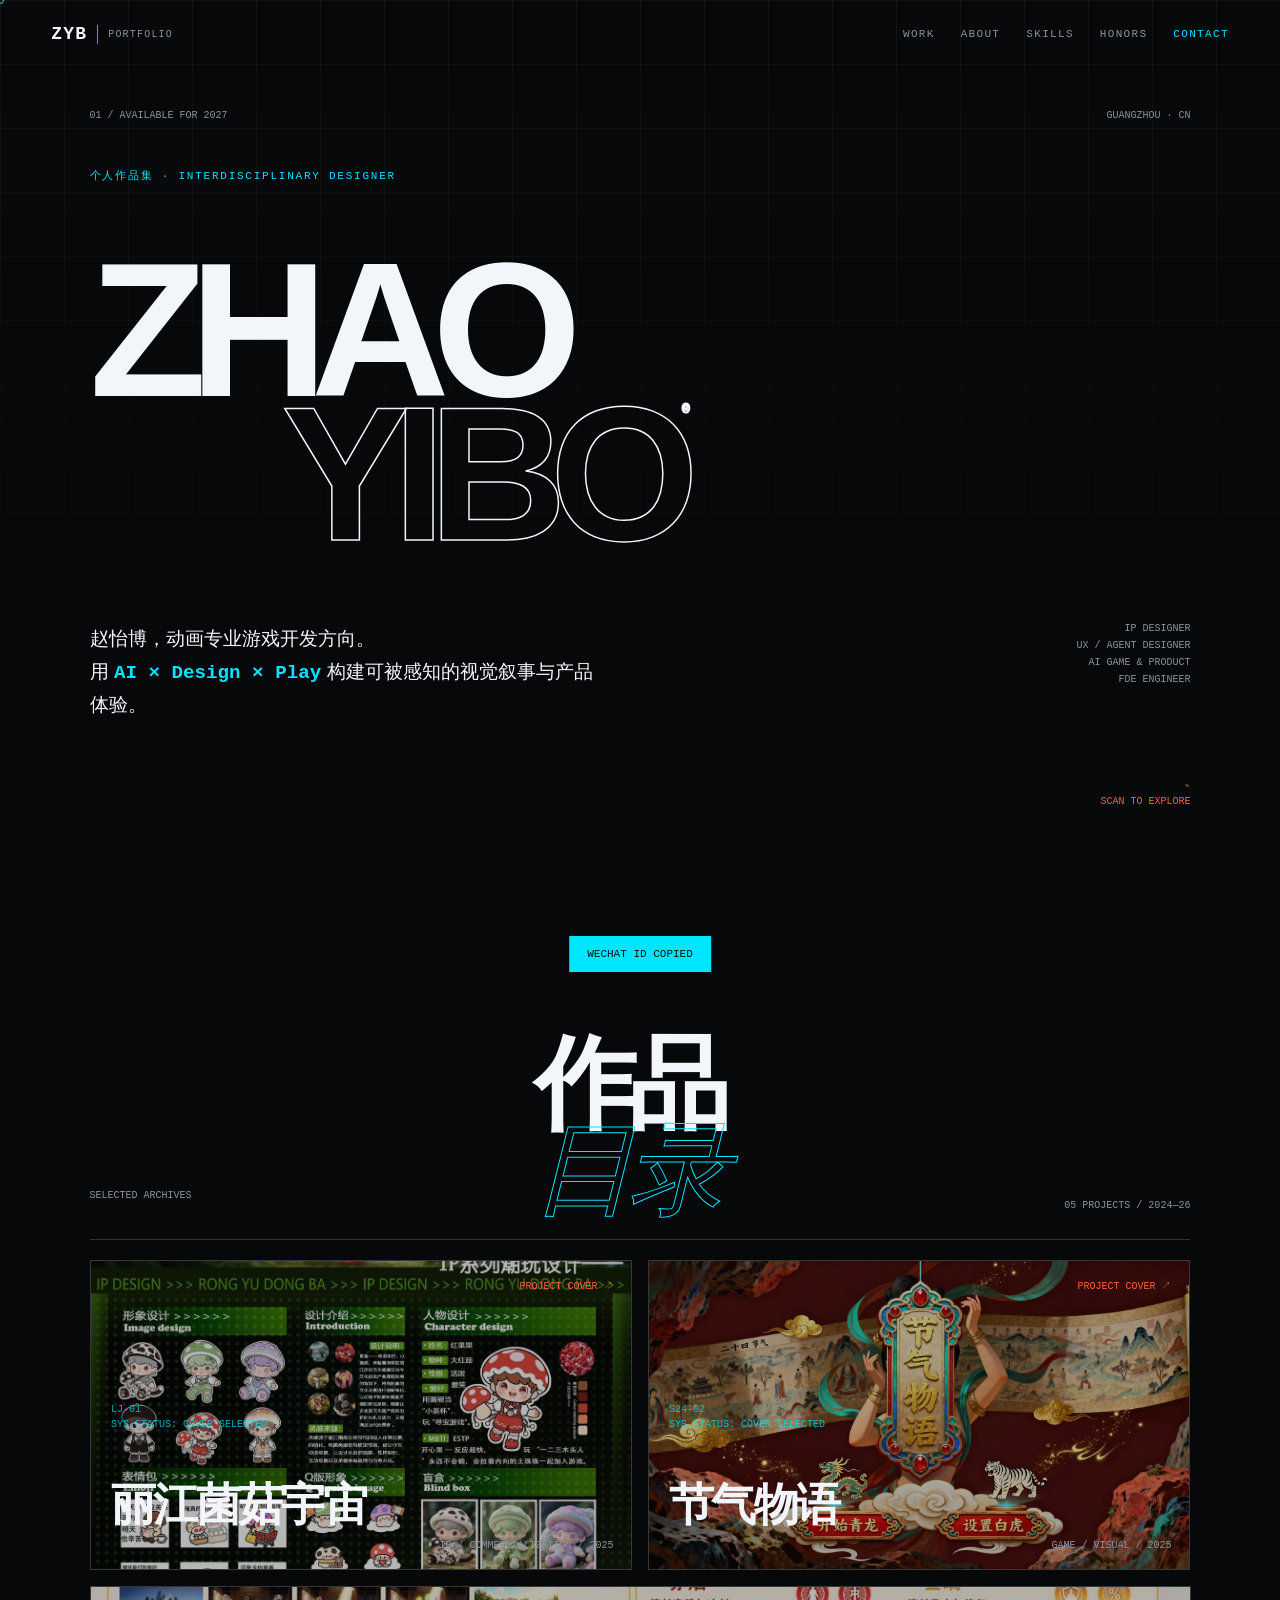
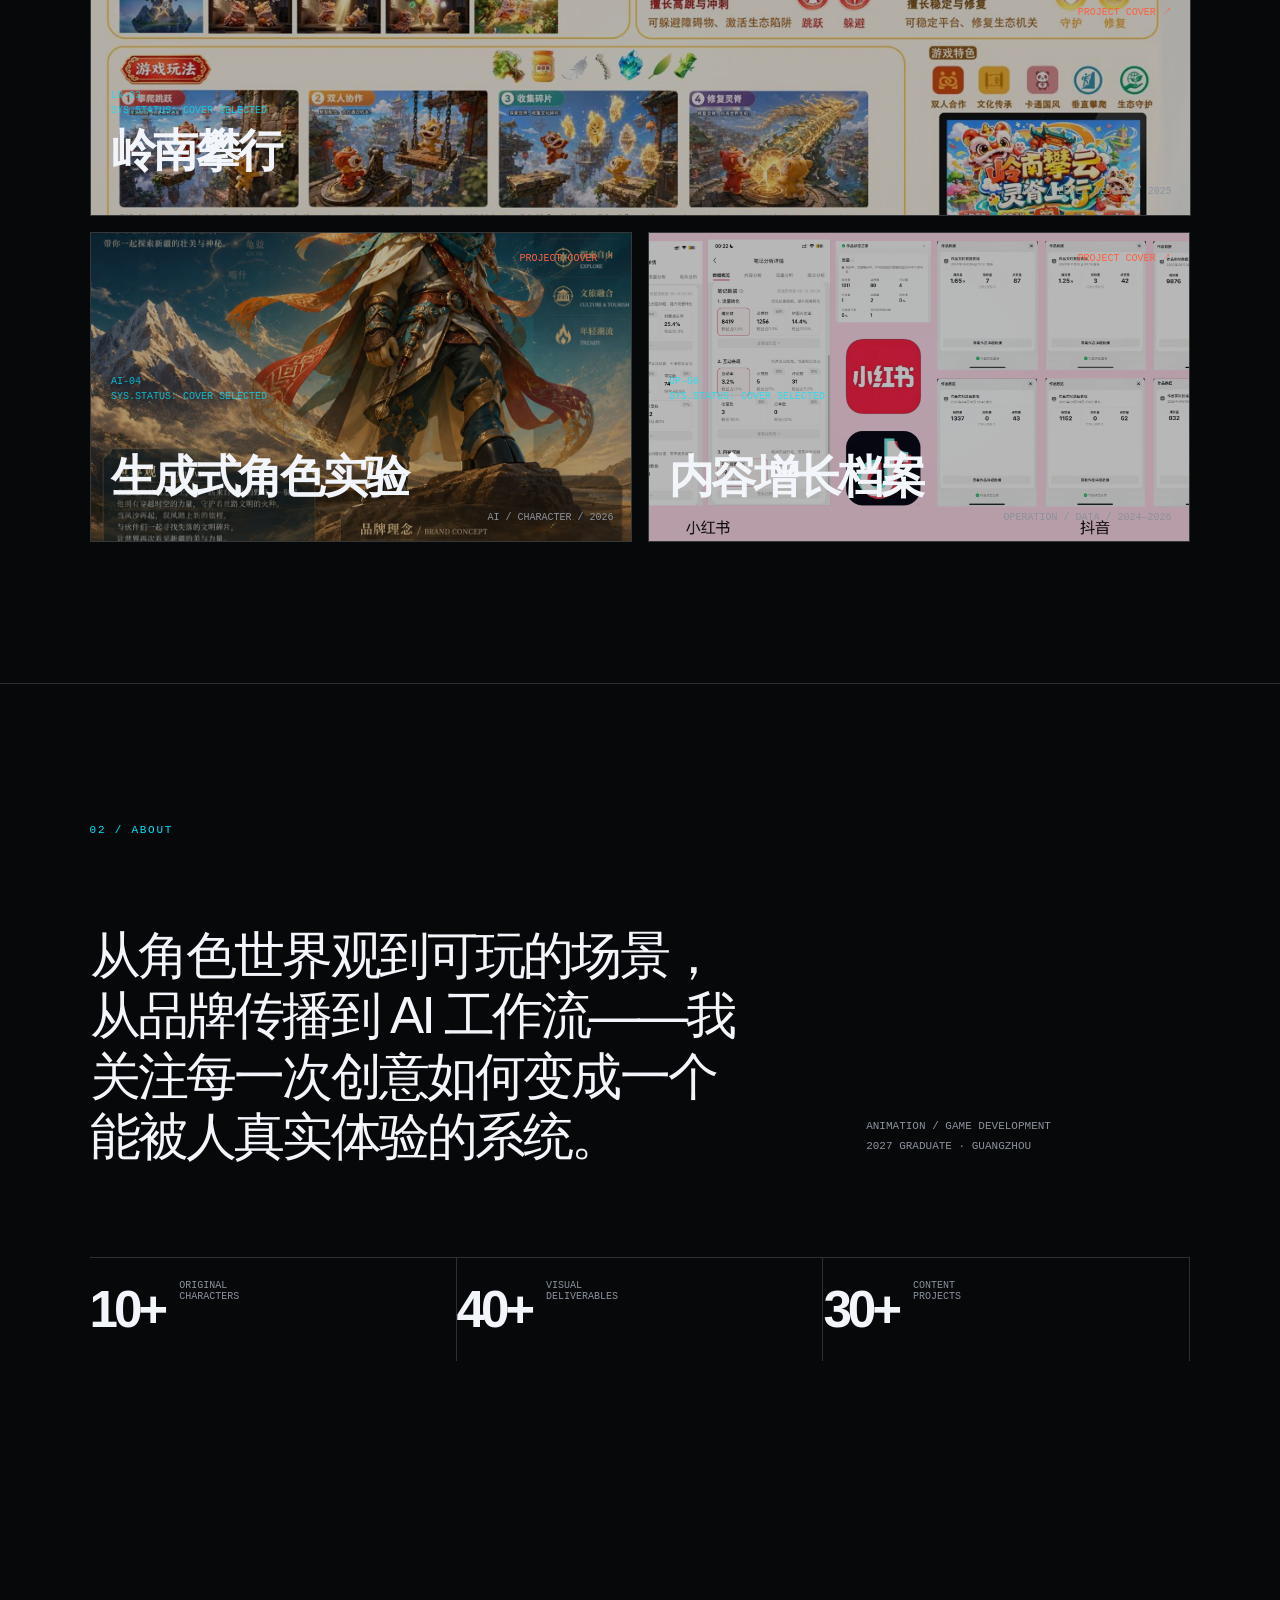
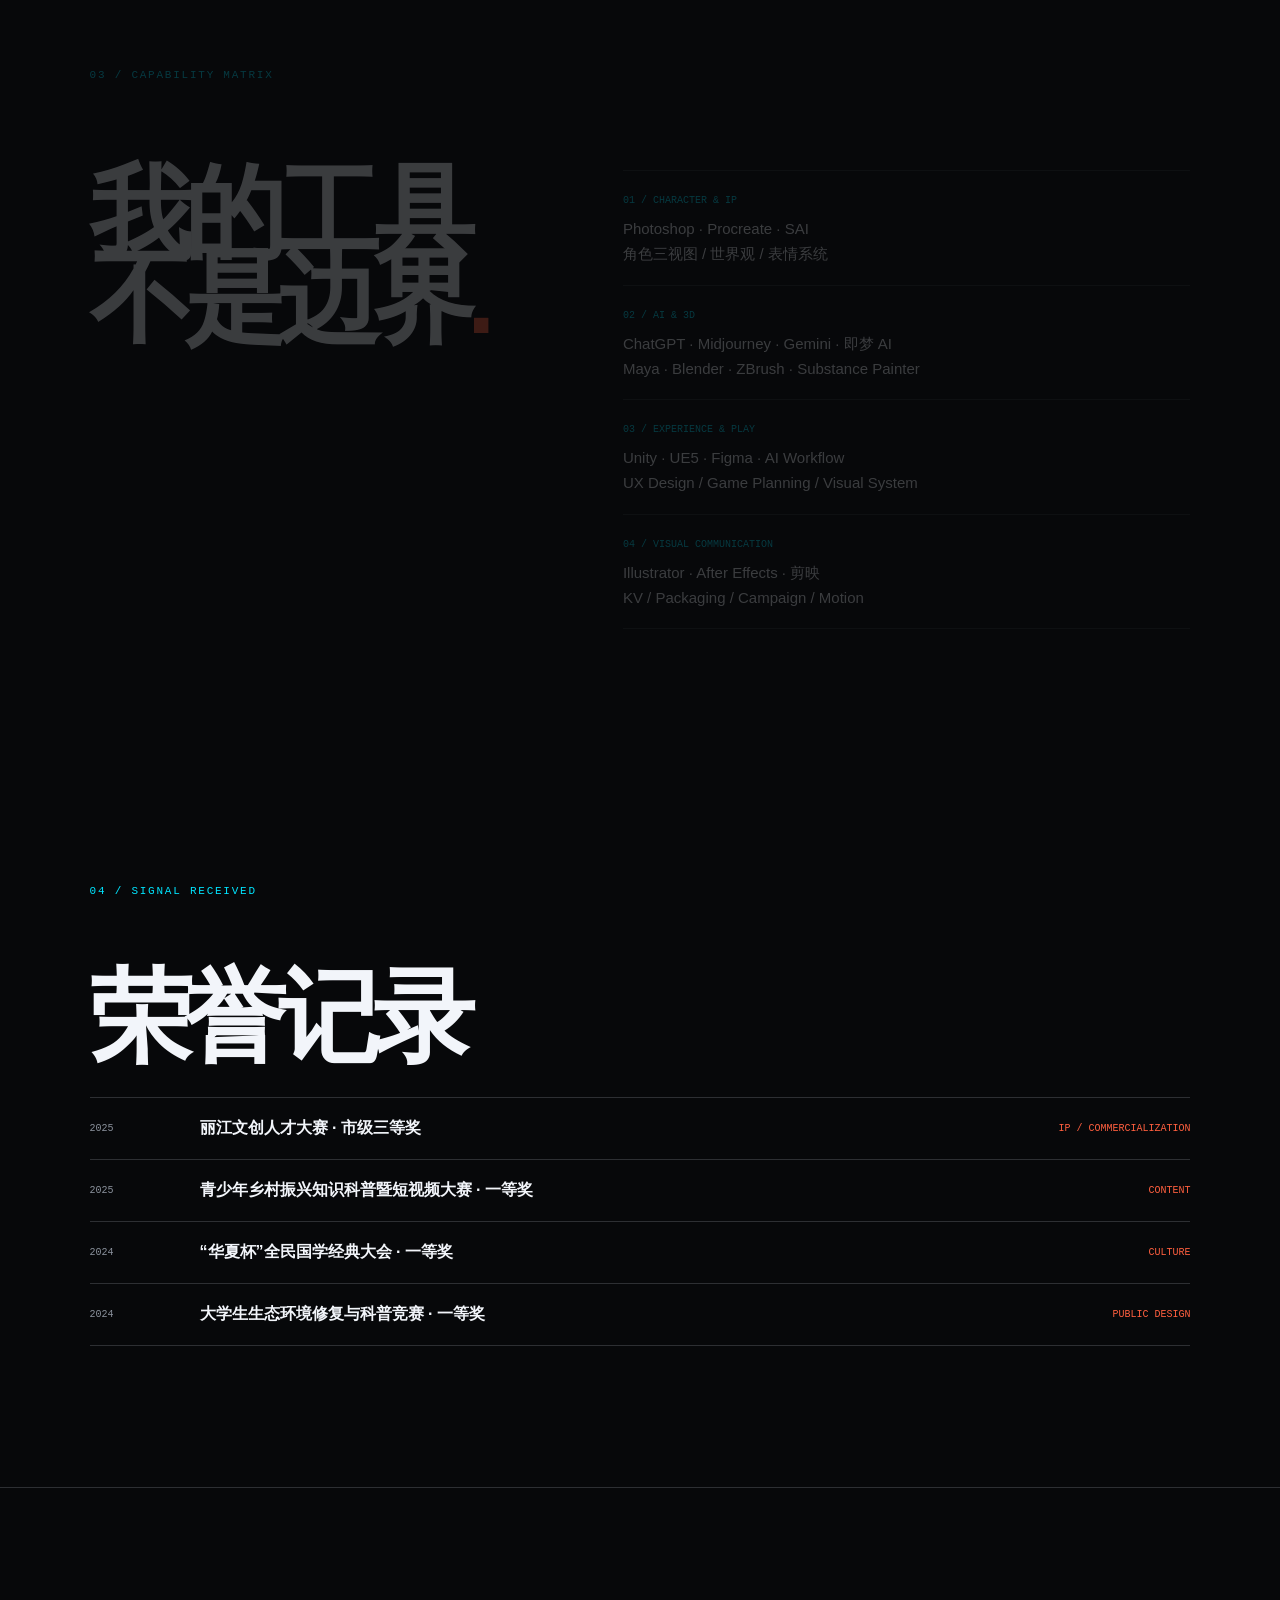
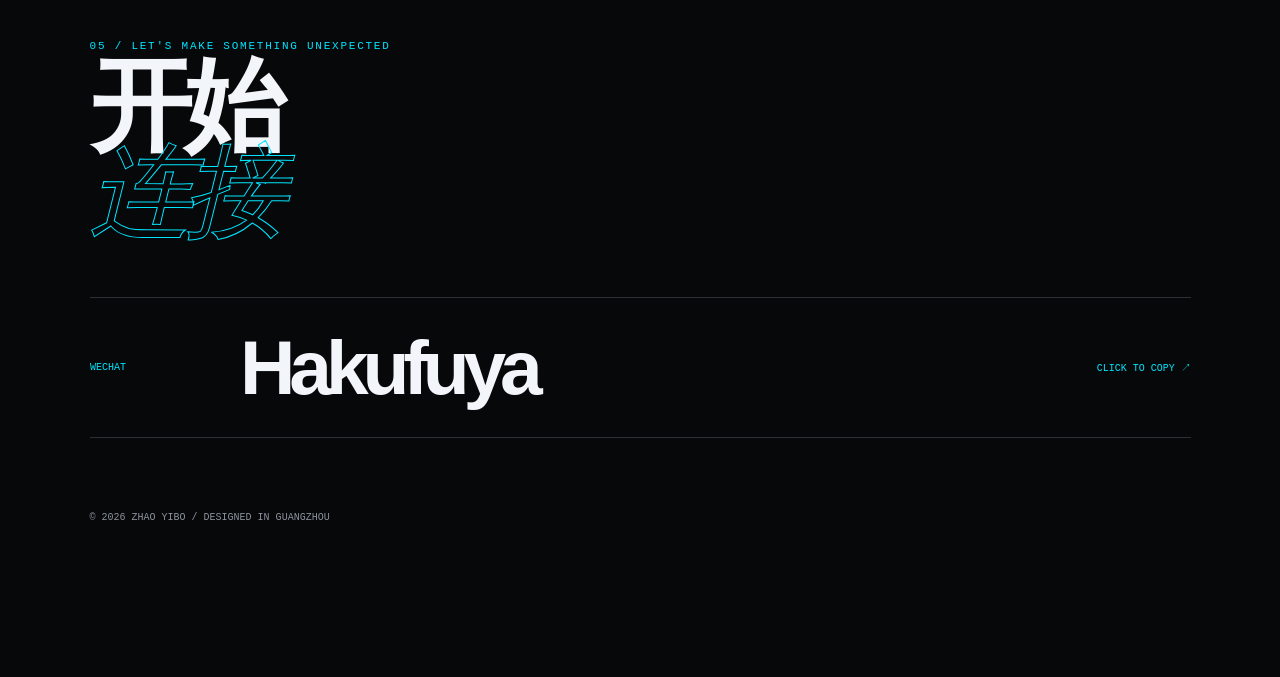
<file: index.html>
<!doctype html>
<html lang="zh-CN">
<head>
  <meta charset="UTF-8" />
  <meta name="viewport" content="width=device-width, initial-scale=1.0" />
  <meta name="theme-color" content="#07080a" />
  <meta name="portfolio-version" content="20260922-content-growth" />
  <title>赵怡博 — Interdisciplinary Designer</title>
  <meta name="description" content="赵怡博的 IP、UX、AI、游戏与视觉设计作品集。" />
  <link rel="icon" type="image/svg+xml" href="data:image/svg+xml,%3Csvg xmlns='http://www.w3.org/2000/svg' viewBox='0 0 64 64'%3E%3Crect width='64' height='64' fill='%2307080a'/%3E%3Cpath d='M14 14h36v36H14z' fill='none' stroke='%2300e5ff' stroke-width='3'/%3E%3Cpath d='M22 22h20v20H22z' fill='none' stroke='%23ff5c35' stroke-width='3'/%3E%3Ccircle cx='32' cy='32' r='4' fill='%23f5f7ff'/%3E%3C/svg%3E" />
  <link rel="stylesheet" href="style.css?v=20260922-content-growth" />
</head>
<body>
  <canvas id="particles" aria-hidden="true"></canvas>
  <div class="cursor-dot" aria-hidden="true"></div>
  <div class="page-grid" aria-hidden="true"></div>
  <header class="nav-shell">
    <a class="brand" href="#top" aria-label="返回顶部"><span>ZYB</span><i></i><em>PORTFOLIO</em></a>
    <button class="menu-toggle" aria-label="打开导航" aria-expanded="false"><span></span><span></span></button>
    <nav id="main-nav"><a href="#work">WORK</a><a href="#about">ABOUT</a><a href="#skills">SKILLS</a><a href="#honors">HONORS</a><a href="#contact">CONTACT</a></nav>
  </header>

  <main id="top">
    <section class="hero section">
      <div class="hero-meta"><span>01 / AVAILABLE FOR 2027</span><span>GUANGZHOU · CN</span></div>
      <p class="eyebrow">个人作品集 · INTERDISCIPLINARY DESIGNER</p>
      <h1><span>ZHAO</span><span class="shift">YIBO<sup>®</sup></span></h1>
      <div class="hero-bottom">
        <p class="intro">赵怡博，动画专业游戏开发方向。<br>用 <b>AI × Design × Play</b> 构建可被感知的视觉叙事与产品体验。</p>
        <div class="role-list"><span>IP DESIGNER</span><span>UX / AGENT DESIGNER</span><span>AI GAME &amp; PRODUCT</span><span>FDE ENGINEER</span></div>
      </div>
      <div class="scan-mark">⌁<br>SCAN TO EXPLORE</div>
    </section>

    <section class="work section" id="work">
      <div class="section-head"><p>SELECTED ARCHIVES</p><h2>作品<br><i>目录</i></h2><span>05 PROJECTS / 2024—26</span></div>
      <div class="project-grid" id="project-grid"></div>
    </section>

    <section class="about section" id="about">
      <div class="section-label">02 / ABOUT</div>
      <div class="about-copy"><p>从角色世界观到可玩的场景，从品牌传播到 AI 工作流——我关注每一次创意如何变成一个能被人真实体验的系统。</p><p class="mono">ANIMATION / GAME DEVELOPMENT<br>2027 GRADUATE · GUANGZHOU</p></div>
      <div class="metrics"><div><b>10+</b><span>ORIGINAL<br>CHARACTERS</span></div><div><b>40+</b><span>VISUAL<br>DELIVERABLES</span></div><div><b>30+</b><span>CONTENT<br>PROJECTS</span></div></div>
    </section>

    <section class="skills section" id="skills">
      <div class="section-label">03 / CAPABILITY MATRIX</div>
      <div class="skill-layout"><h2>我的工具<br>不是边界<span>.</span></h2><div class="skill-groups"><article><small>01 / CHARACTER &amp; IP</small><p>Photoshop · Procreate · SAI<br>角色三视图 / 世界观 / 表情系统</p></article><article><small>02 / AI &amp; 3D</small><p>ChatGPT · Midjourney · Gemini · 即梦 AI<br>Maya · Blender · ZBrush · Substance Painter</p></article><article><small>03 / EXPERIENCE &amp; PLAY</small><p>Unity · UE5 · Figma · AI Workflow<br>UX Design / Game Planning / Visual System</p></article><article><small>04 / VISUAL COMMUNICATION</small><p>Illustrator · After Effects · 剪映<br>KV / Packaging / Campaign / Motion</p></article></div></div>
    </section>

    <section class="honors section" id="honors">
      <div class="section-label">04 / SIGNAL RECEIVED</div>
      <h2>荣誉记录</h2>
      <ul><li><span>2025</span><b>丽江文创人才大赛 · 市级三等奖</b><em>IP / COMMERCIALIZATION</em></li><li><span>2025</span><b>青少年乡村振兴知识科普暨短视频大赛 · 一等奖</b><em>CONTENT</em></li><li><span>2024</span><b>“华夏杯”全民国学经典大会 · 一等奖</b><em>CULTURE</em></li><li><span>2024</span><b>大学生生态环境修复与科普竞赛 · 一等奖</b><em>PUBLIC DESIGN</em></li></ul>
    </section>

    <section class="contact section" id="contact">
      <div><p class="eyebrow">05 / LET'S MAKE SOMETHING UNEXPECTED</p><h2>开始<br><i>连接</i></h2></div>
      <button class="wechat" id="wechat-copy"><span>WECHAT</span><strong>Hakufuya</strong><em>CLICK TO COPY ↗</em></button>
      <p class="contact-foot">© 2026 ZHAO YIBO / DESIGNED IN GUANGZHOU</p>
    </section>
  </main>

  <dialog id="project-dialog" aria-labelledby="dialog-title"><button class="close-dialog" aria-label="关闭项目详情">×</button><div id="dialog-content"></div></dialog>
  <dialog id="image-viewer" class="image-viewer" aria-label="图片预览"><button class="close-viewer" aria-label="关闭图片预览">×</button><button class="viewer-step viewer-prev" aria-label="上一张图片">←</button><img id="viewer-image" alt="作品预览" /><button class="viewer-step viewer-next" aria-label="下一张图片">→</button><p id="viewer-count" class="viewer-count" aria-live="polite"></p></dialog>
  <div class="toast" role="status" aria-live="polite">WECHAT ID COPIED</div>
  <script src="app.js?v=20260922-content-growth"></script>
</body>
</html>
</file>
<file: style.css>
:root{--bg:#07080a;--ink:#f2f5fa;--muted:#8b929d;--cyan:#00e5ff;--hot:#ff5f3f;--line:rgba(233,242,255,.17);font-family:Arial,"Microsoft YaHei",sans-serif;color:var(--ink);background:var(--bg)}*{box-sizing:border-box}html{scroll-behavior:smooth}body{margin:0;background:var(--bg);overflow-x:hidden}.page-grid{position:fixed;inset:0;pointer-events:none;opacity:.33;background-image:linear-gradient(var(--line) 1px,transparent 1px),linear-gradient(90deg,var(--line) 1px,transparent 1px);background-size:64px 64px;mask-image:linear-gradient(to bottom,#000,transparent 75%)}#particles{position:fixed;inset:0;z-index:0;pointer-events:none}.cursor-dot{position:fixed;width:8px;height:8px;border:1px solid var(--cyan);border-radius:50%;z-index:5;pointer-events:none;transform:translate(-50%,-50%);mix-blend-mode:screen}.nav-shell{position:fixed;inset:0 0 auto;z-index:10;display:flex;justify-content:space-between;align-items:center;padding:24px 4vw;border-bottom:1px solid transparent;transition:.3s}.nav-shell.scrolled{background:rgba(7,8,10,.86);backdrop-filter:blur(14px);border-color:var(--line)}.brand{display:flex;gap:10px;align-items:center;color:inherit;text-decoration:none;font-family:monospace;font-size:12px;letter-spacing:.1em}.brand span{font-weight:bold;font-size:18px}.brand i{height:19px;width:1px;background:var(--hot)}.brand em{font-style:normal;font-size:10px;color:var(--muted)}nav{display:flex;gap:26px}nav a{font:11px monospace;letter-spacing:.12em;color:var(--muted);text-decoration:none;transition:.2s}nav a:hover,nav a.active{color:var(--cyan)}.menu-toggle{display:none;background:none;border:0}.section{position:relative;z-index:1;padding:11vw 7vw}.hero{min-height:100svh;display:flex;flex-direction:column;justify-content:center;padding-top:120px}.hero-meta,.section-head,.hero-bottom{display:flex;justify-content:space-between;gap:20px}.hero-meta{position:absolute;top:110px;left:7vw;right:7vw;color:var(--muted);font:10px monospace}.eyebrow,.section-label{font:11px monospace;letter-spacing:.16em;color:var(--cyan)}h1{font-size:clamp(4.6rem,15vw,13rem);line-height:.75;letter-spacing:-.09em;margin:5vw 0 6vw;font-weight:800}h1 span{display:block}.shift{margin-left:15vw;color:transparent;-webkit-text-stroke:1.5px var(--ink)}h1 sup{font:13px monospace;color:var(--hot);vertical-align:top}.intro{line-height:1.7;margin:0;font-size:clamp(1rem,1.5vw,1.35rem);max-width:510px}.intro b{color:var(--cyan);font-family:monospace}.role-list{display:flex;flex-direction:column;gap:6px;text-align:right;font:10px monospace;color:var(--muted)}.scan-mark{position:absolute;right:7vw;bottom:7vw;color:var(--hot);font:10px monospace;line-height:1.6;text-align:right}.section-head{align-items:end;border-bottom:1px solid var(--line);padding-bottom:28px}.section-head p,.section-head span{font:10px monospace;color:var(--muted)}h2{font-size:clamp(3.2rem,8vw,7rem);line-height:.83;letter-spacing:-.075em;margin:0}h2 i{font-weight:400;color:transparent;-webkit-text-stroke:1px var(--cyan)}.project-grid{display:grid;grid-template-columns:repeat(12,1fr);gap:16px;padding-top:20px}.project{grid-column:span 6;min-height:310px;border:1px solid var(--line);background:rgba(13,16,20,.7);position:relative;overflow:hidden;padding:20px;color:inherit;text-align:left;cursor:pointer;transition:transform .35s,border-color .35s}.project:nth-child(3n){grid-column:span 12;min-height:230px}.project::before{content:"";position:absolute;inset:-10%;background:repeating-radial-gradient(circle at 50% 50%,transparent 0 8px,rgba(0,229,255,.15) 9px 10px);opacity:.3;transition:.45s}.project::after{content:"";position:absolute;inset:0;background:linear-gradient(115deg,transparent 15%,rgba(0,229,255,.18),transparent 43%,rgba(255,95,63,.14),transparent 70%);transform:translateX(-120%);transition:.6s}.project:hover{transform:translateY(-4px);border-color:var(--cyan)}.project:hover::before{transform:scale(1.3);opacity:.7}.project:hover::after{transform:translateX(120%)}.project>*{position:relative;z-index:1}.project .code{font:10px monospace;color:var(--cyan);white-space:pre;opacity:.75}.project h3{position:absolute;bottom:34px;margin:0;font-size:clamp(1.7rem,3.5vw,3.8rem);letter-spacing:-.06em}.project .meta{position:absolute;bottom:18px;right:18px;font:10px monospace;color:var(--muted)}.project .status{position:absolute;right:18px;top:18px;font:10px monospace;color:var(--hot)}.about{border-top:1px solid var(--line)}.about-copy{display:grid;grid-template-columns:2fr 1fr;gap:10vw;margin:7vw 0}.about-copy>p:first-child{font-size:clamp(1.8rem,4vw,4.4rem);line-height:1.18;letter-spacing:-.055em;margin:0}.mono{font:11px monospace;line-height:1.8;color:var(--muted);align-self:end}.metrics{display:grid;grid-template-columns:repeat(3,1fr);border-top:1px solid var(--line)}.metrics div{padding:22px 0;border-right:1px solid var(--line);display:flex;gap:15px}.metrics b{font-size:clamp(2rem,4vw,4.5rem);letter-spacing:-.08em}.metrics span{font:10px monospace;color:var(--muted)}.skill-layout{display:grid;grid-template-columns:1fr 1.4fr;gap:10vw;margin-top:7vw}.skill-layout h2 span{color:var(--hot)}.skill-groups{border-top:1px solid var(--line)}.skill-groups article{border-bottom:1px solid var(--line);padding:18px 0}.skill-groups small{font:10px monospace;color:var(--cyan)}.skill-groups p{margin:10px 0 0;line-height:1.65;font-size:15px}.honors h2{margin:6vw 0 3vw}.honors ul{list-style:none;padding:0;margin:0;border-top:1px solid var(--line)}.honors li{display:grid;grid-template-columns:90px 1fr 190px;gap:20px;align-items:center;padding:20px 0;border-bottom:1px solid var(--line)}.honors li span,.honors li em{font:10px monospace;color:var(--muted);font-style:normal}.honors li em{color:var(--hot);text-align:right}.contact{min-height:85svh;border-top:1px solid var(--line);display:flex;flex-direction:column;justify-content:center;gap:5vw}.wechat{display:grid;grid-template-columns:130px 1fr auto;align-items:center;gap:20px;border:0;border-top:1px solid var(--line);border-bottom:1px solid var(--line);background:transparent;color:var(--ink);padding:25px 0;text-align:left;cursor:pointer}.wechat span,.wechat em{font:10px monospace;color:var(--cyan);font-style:normal}.wechat strong{font-size:clamp(2rem,6vw,6rem);letter-spacing:-.08em}.contact-foot{font:10px monospace;color:var(--muted)}dialog{width:min(920px,92vw);max-height:88vh;border:1px solid var(--cyan);background:#090d12;color:var(--ink);padding:clamp(26px,6vw,70px);box-shadow:0 0 80px rgba(0,229,255,.13)}dialog::backdrop{background:rgba(0,0,0,.78);backdrop-filter:blur(5px)}.close-dialog{position:absolute;right:20px;top:14px;border:0;background:none;color:var(--cyan);font-size:30px;cursor:pointer}.dialog-code{color:var(--cyan);font:11px monospace}.dialog-title{font-size:clamp(2.5rem,7vw,6rem);letter-spacing:-.08em;margin:18px 0}.dialog-grid{display:grid;grid-template-columns:1fr 1fr;gap:30px;border-top:1px solid var(--line);padding-top:22px}.dialog-grid small{color:var(--hot);font:10px monospace}.dialog-grid p{line-height:1.7}.media-slot{height:150px;border:1px dashed var(--line);display:grid;place-items:center;color:var(--muted);font:11px monospace;margin-top:20px}.toast{position:fixed;bottom:28px;left:50%;transform:translate(-50%,100px);transition:.3s;background:var(--cyan);color:#001014;padding:12px 18px;font:11px monospace;z-index:15}.toast.show{transform:translate(-50%,0)}
@media(max-width:700px){.cursor-dot{display:none}.nav-shell{padding:18px 6vw}nav{position:absolute;top:100%;left:0;right:0;padding:25px 6vw;background:#090c10;border-bottom:1px solid var(--line);display:none;flex-direction:column}.nav-shell.open nav{display:flex}.menu-toggle{display:grid;gap:5px}.menu-toggle span{display:block;width:22px;height:1px;background:var(--ink)}.section{padding:25vw 6vw}.hero{padding-top:130px;min-height:100svh}.hero-meta{left:6vw;right:6vw;top:88px}.hero-bottom,.about-copy,.skill-layout{display:block}.role-list{text-align:left;margin-top:30px}.scan-mark{right:6vw;bottom:7vw}.section-head{display:grid;grid-template-columns:1fr auto}.section-head p{grid-column:1/3;margin:0}.project{grid-column:span 12!important;min-height:230px!important}.metrics{grid-template-columns:1fr}.metrics div{border-bottom:1px solid var(--line)}.about-copy>p:first-child{margin-bottom:28px}.skill-layout h2{margin-bottom:50px}.honors li{grid-template-columns:58px 1fr}.honors li em{display:none}.wechat{grid-template-columns:1fr}.wechat strong{grid-row:2}.wechat em{grid-row:3}.dialog-grid{grid-template-columns:1fr}.cursor-dot{display:none}}
@media(prefers-reduced-motion:reduce){*,*::before,*::after{scroll-behavior:auto!important;animation:none!important;transition:none!important}#particles{display:none}}
.project,.wechat{transform:perspective(900px) rotateX(var(--tilt-x,0)) rotateY(var(--tilt-y,0));will-change:transform}.project{transition:transform .22s ease,border-color .35s,box-shadow .35s}.project:hover{box-shadow:0 14px 42px rgba(0,229,255,.12)}.project::before{background:radial-gradient(260px circle at var(--glow-x,50%) var(--glow-y,50%),rgba(0,229,255,.22),transparent 46%),repeating-radial-gradient(circle at 50% 50%,transparent 0 8px,rgba(0,229,255,.15) 9px 10px)}.wechat{transition:transform .22s ease,padding .25s,border-color .25s}.wechat:hover{padding-left:12px;border-color:var(--cyan)}.case-nav{display:flex;justify-content:space-between;margin-top:12px;color:var(--muted);font:10px monospace}.section{transition:opacity .7s ease,transform .7s cubic-bezier(.2,.8,.2,1)}@media (prefers-reduced-motion:no-preference){.section:not(.hero){opacity:.22;transform:translateY(26px)}.section.entered{opacity:1;transform:none}.hero .hero-title-wrap{animation:hero-rise .9s cubic-bezier(.2,.8,.2,1) both}.hero .hero-bottom{animation:hero-rise .9s .14s cubic-bezier(.2,.8,.2,1) both}}@keyframes hero-rise{from{opacity:0;transform:translateY(34px)}to{opacity:1;transform:none}}@media(max-width:700px){.project,.wechat{transform:none!important}.case-nav{font-size:9px}}
.project.has-media{background:#111}.project-cover{position:absolute;inset:0;width:100%;height:100%;object-fit:cover;opacity:.7;transition:opacity .35s,transform .55s}.project.has-media:before{z-index:1;background:linear-gradient(0deg,rgba(3,6,9,.94),rgba(3,6,9,.12) 70%),radial-gradient(260px circle at var(--glow-x,50%) var(--glow-y,50%),rgba(0,229,255,.22),transparent 46%)}.project.has-media:hover .project-cover{opacity:.92;transform:scale(1.045)}.case-gallery{display:grid;grid-template-columns:repeat(2,minmax(0,1fr));gap:10px;margin-top:22px}.case-gallery figure{margin:0;overflow:hidden;border:1px solid var(--line);background:#050505}.case-gallery img{display:block;width:100%;height:170px;object-fit:cover;transition:transform .35s}.case-gallery figure:hover img{transform:scale(1.04)}.case-gallery figcaption{padding:7px 8px;color:var(--muted);font:9px monospace}@media(max-width:700px){.case-gallery{grid-template-columns:1fr}.case-gallery img{height:auto;max-height:340px}}
.case-gallery figure{cursor:zoom-in}.upload-control{display:inline-block;margin-top:16px;padding:10px 12px;border:1px solid var(--cyan);color:var(--cyan);font:10px monospace;letter-spacing:.08em;cursor:pointer}.upload-control:hover{background:rgba(0,229,255,.13)}.upload-control input{position:absolute;width:1px;height:1px;opacity:0;pointer-events:none}.upload-note{margin:8px 0 0!important;color:var(--muted);font:10px monospace;line-height:1.5!important}.image-viewer{width:min(1200px,95vw);max-height:94vh;padding:20px;border:1px solid var(--cyan);background:#030508}.image-viewer::backdrop{background:rgba(0,0,0,.88);backdrop-filter:blur(6px)}.image-viewer img{display:block;max-width:100%;max-height:85vh;margin:auto;object-fit:contain}.close-viewer{position:fixed;right:20px;top:12px;border:0;background:#05070b;color:var(--cyan);font-size:32px;cursor:pointer}@media(max-width:700px){.upload-control{width:100%;text-align:center}.image-viewer{padding:8px}}
.case-gallery figure{position:relative}.case-gallery figure.is-cover{border-color:var(--cyan);box-shadow:0 0 0 1px rgba(0,229,255,.35)}.image-actions{display:flex;gap:4px;padding:6px;background:#071017;border-top:1px solid var(--line)}.image-actions button{flex:1;border:1px solid rgba(72,230,255,.35);background:transparent;color:var(--cyan);padding:6px 4px;font:9px monospace;cursor:pointer}.image-actions button:hover{background:rgba(72,230,255,.14)}.image-actions button.danger{border-color:rgba(255,95,63,.55);color:var(--hot)}.image-actions button.danger:hover{background:rgba(255,95,63,.14)}@media(max-width:700px){.image-actions button{padding:9px 4px}}
.image-viewer{position:relative}.viewer-step{position:fixed;top:50%;z-index:2;width:48px;height:58px;border:1px solid var(--cyan);background:rgba(5,7,11,.74);color:var(--cyan);font-size:28px;cursor:pointer;transform:translateY(-50%);transition:.2s}.viewer-step:hover{background:var(--cyan);color:#041018}.viewer-prev{left:3vw}.viewer-next{right:3vw}.viewer-count{position:fixed;bottom:18px;left:50%;margin:0;transform:translateX(-50%);color:var(--cyan);font:10px monospace;letter-spacing:.12em}@media(max-width:700px){.viewer-step{width:42px;height:48px}.viewer-prev{left:10px}.viewer-next{right:10px}.viewer-count{bottom:9px}}
</file>
